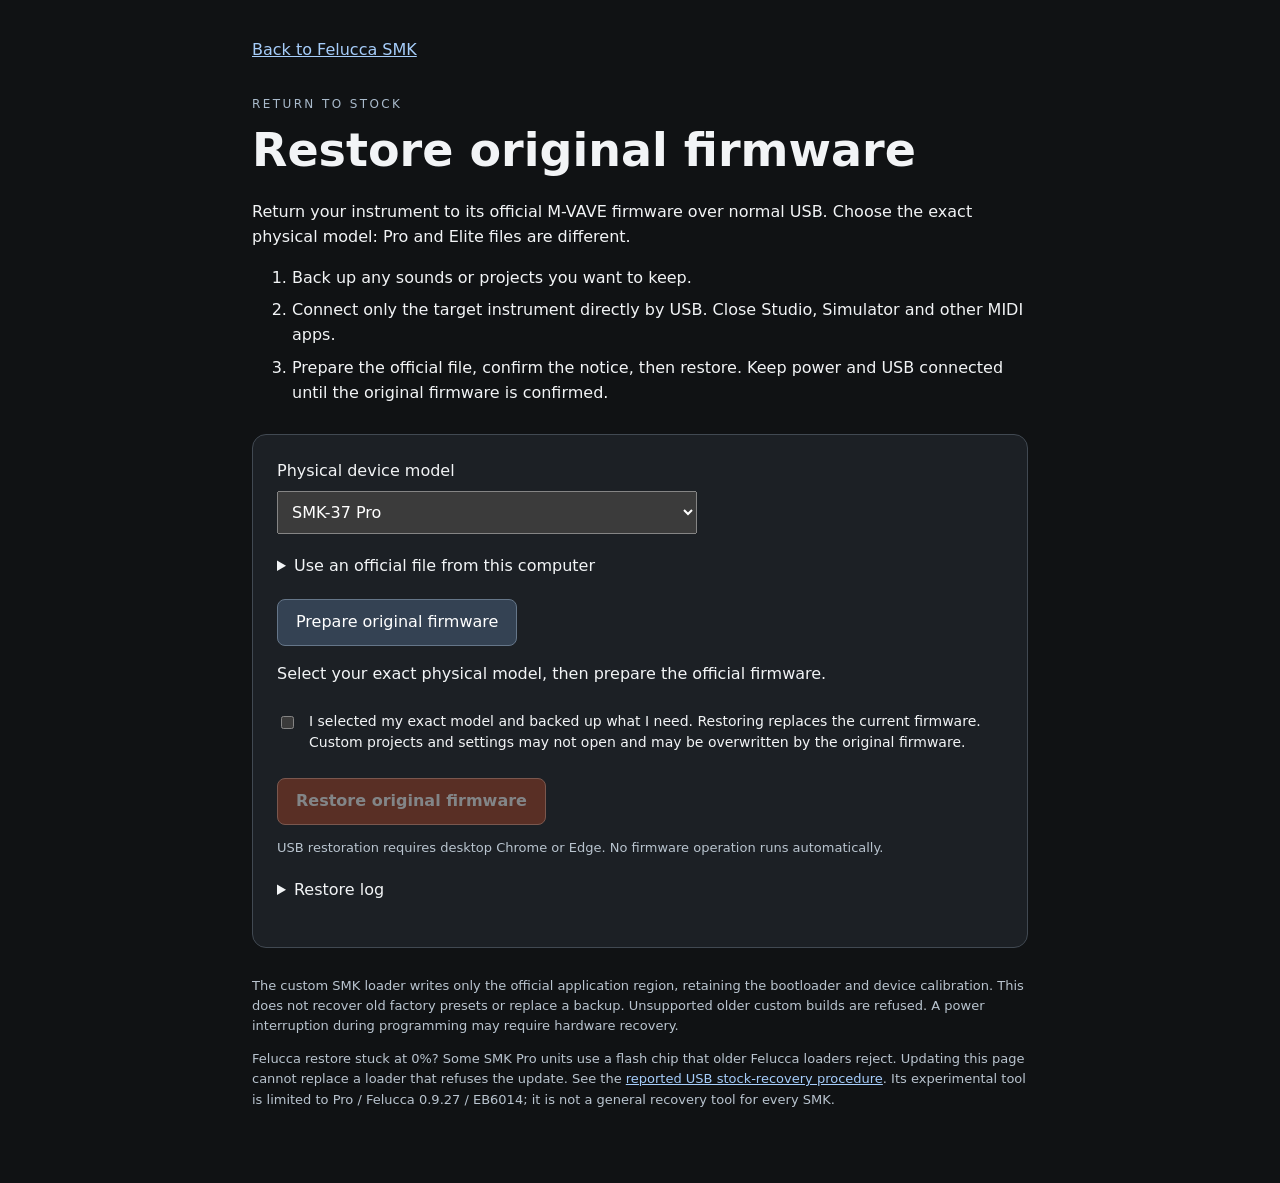
<file: web/restore-stock/index.html>
<!doctype html>
<!-- SPDX-License-Identifier: GPL-3.0-only -->
<html lang="en"><head><meta charset="utf-8"><meta name="viewport" content="width=device-width,initial-scale=1"><title>Restore original firmware</title><link rel="stylesheet" href="style.css"></head>
<body><main><a id="back" href="../">Back to installer</a><p class="eyebrow">RETURN TO STOCK</p><h1>Restore original firmware</h1>
<p>Return your instrument to its official M-VAVE firmware over normal USB. Choose the exact physical model: Pro and Elite files are different.</p>
<ol><li>Back up any sounds or projects you want to keep.</li><li>Connect only the target instrument directly by USB. Close Studio, Simulator and other MIDI apps.</li><li>Prepare the official file, confirm the notice, then restore. Keep power and USB connected until the original firmware is confirmed.</li></ol>
<section><label for="model">Physical device model</label><select id="model"></select>
<details><summary>Use an official file from this computer</summary><p>SMK Pro / Elite 016 downloads automatically. For FM-1, select the unmodified official V15 <code>FM-1.fwsc</code> from M-VAVE. Files are checked locally and are not uploaded.</p><input id="file" type="file" accept=".fwsc" aria-label="Official firmware file"></details>
<button id="prepare">Prepare original firmware</button><p id="status" role="status" aria-live="polite">Loading restore tools...</p>
<label class="notice"><input id="ack" type="checkbox"> I selected my exact model and backed up what I need. Restoring replaces the current firmware. Custom projects and settings may not open and may be overwritten by the original firmware.</label>
<button id="restore" disabled>Restore original firmware</button><p id="browser-note">USB restoration requires desktop Chrome or Edge. No firmware operation runs automatically.</p>
<details><summary>Restore log</summary><pre id="log" aria-live="polite"></pre><button id="save-log">Save log</button></details></section>
<p class="fine">The custom SMK loader writes only the official application region, retaining the bootloader and device calibration. This does not recover old factory presets or replace a backup. Unsupported older custom builds are refused. A power interruption during programming may require hardware recovery.</p>
<p class="fine">Felucca restore stuck at 0%? Some SMK Pro units use a flash chip that older Felucca loaders reject. Updating this page cannot replace a loader that refuses the update. See the <a href="https://github.com/ChanceTheMaker/felucca-smk/issues/17#issuecomment-6249932641" target="_blank" rel="noopener noreferrer">reported USB stock-recovery procedure</a>. Its experimental tool is limited to Pro / Felucca 0.9.27 / EB6014; it is not a general recovery tool for every SMK.</p>
</main><script type="module" src="app.js?v=usb-names-restore1"></script></body></html>
</file>
<file: web/restore-stock/style.css>
:root{color-scheme:dark;font:16px/1.55 system-ui,sans-serif;background:#101214;color:#f2f4f6}*{box-sizing:border-box}body{margin:0}main{max-width:820px;margin:auto;padding:38px 22px 60px}a{color:#a6cdfa}h1{font-size:clamp(30px,6vw,46px);line-height:1.1;margin:12px 0 24px}.eyebrow{font-size:12px;letter-spacing:.2em;margin-top:32px;color:#a9bacb}section{margin:28px 0;padding:24px;background:#1c2025;border:1px solid #414952;border-radius:14px}label,select{display:block}select,input,button{font:inherit}select{padding:10px;width:100%;max-width:420px;margin:8px 0 20px}button{padding:10px 18px;border:1px solid #657689;border-radius:8px;background:#344253;color:#fff;cursor:pointer}#restore{background:#a44226;border-color:#ed9b81;font-weight:700}button:disabled{opacity:.45;cursor:not-allowed}.notice{display:flex;gap:12px;margin:24px 0;font-size:14px;align-items:flex-start}.notice input{margin-top:5px}details{margin:20px 0}summary{cursor:pointer}pre{white-space:pre-wrap;overflow-wrap:anywhere;max-height:300px;overflow:auto;background:#111;padding:14px;font:12px/1.5 monospace}.fine,#browser-note{font-size:13px;color:#b9c4cf}li{margin:8px 0}:focus-visible{outline:3px solid #a6cdfa;outline-offset:3px}
</file>
